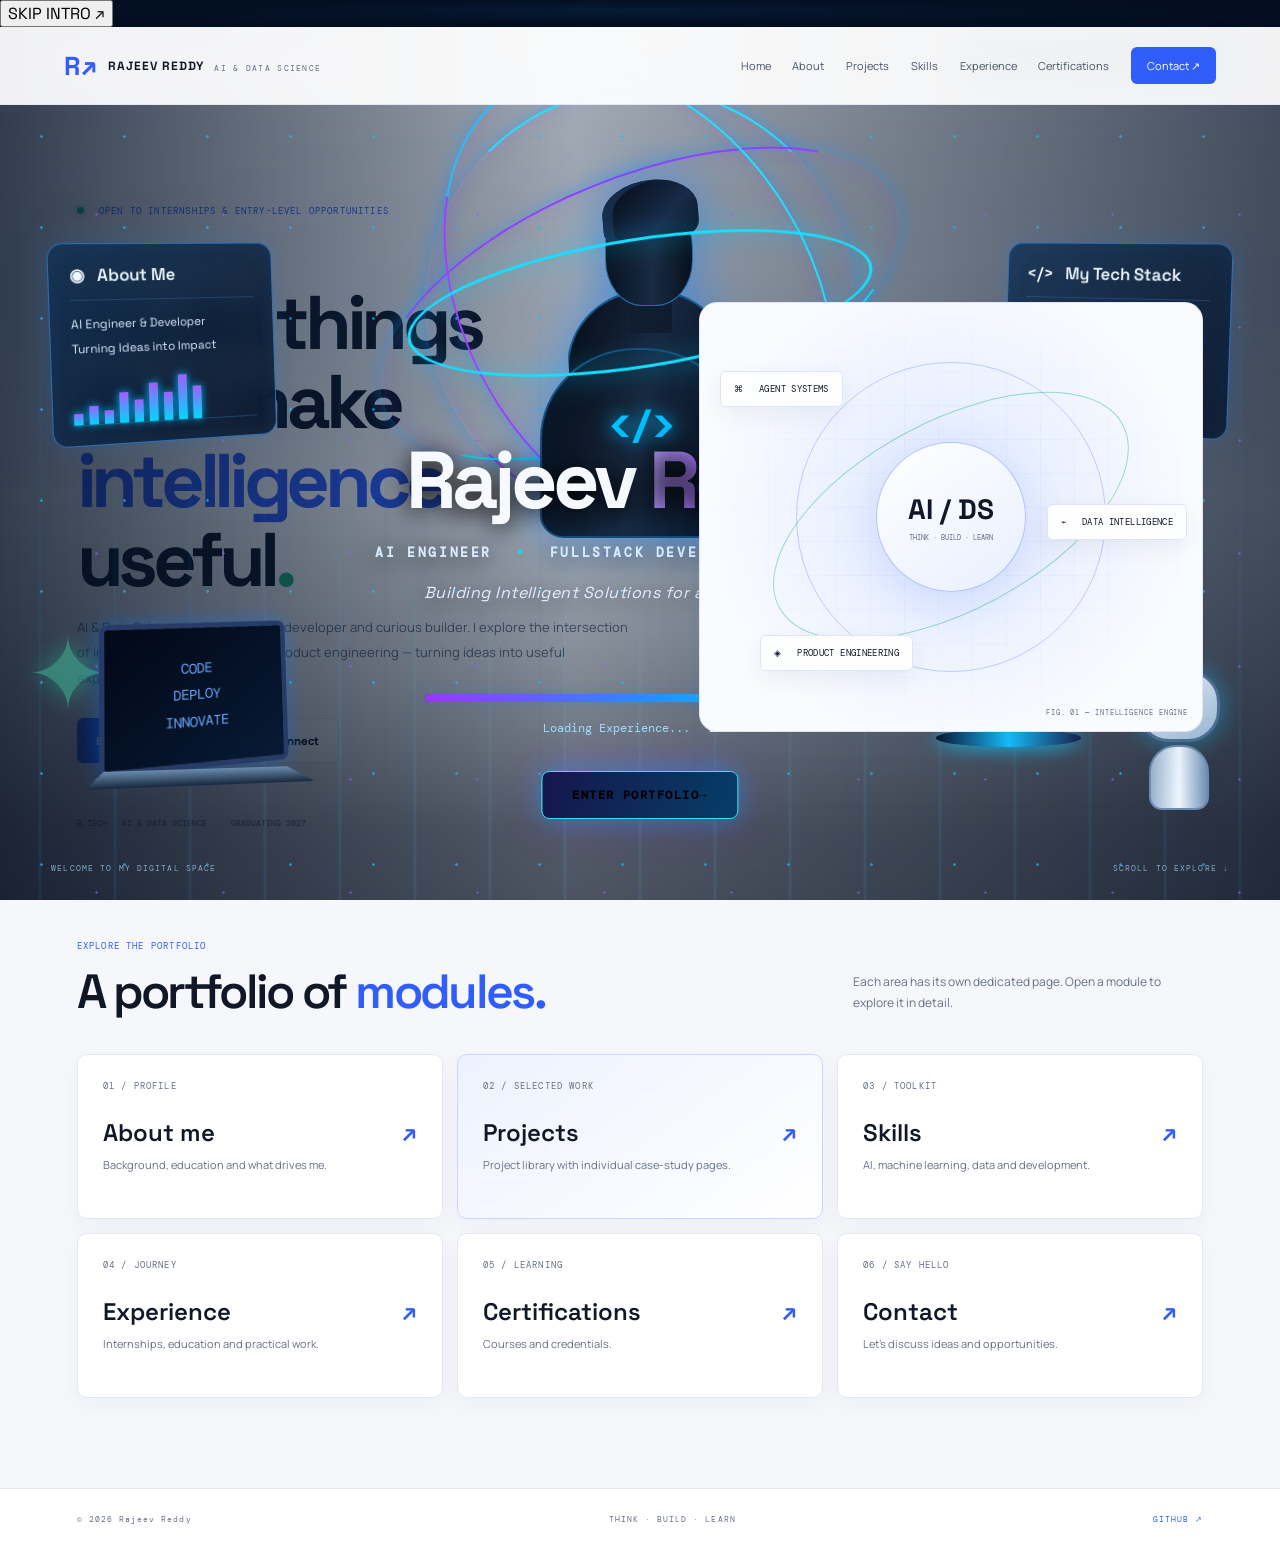
<file: portfolio/index.html>
<!doctype html><html lang="en"><head><meta charset="utf-8"><meta name="viewport" content="width=device-width,initial-scale=1"><meta name="theme-color" content="#080b12"><meta name="description" content="Rajeev Reddy — AI & Data Science Engineer. Explore projects, skills and experience."><title>Rajeev Reddy® — AI & Data Science Engineer</title><link rel="preconnect" href="https://fonts.googleapis.com"><link href="https://fonts.googleapis.com/css2?family=DM+Mono:wght@400;500&family=Manrope:wght@400;500;600;700;800&family=Space+Grotesk:wght@400;500;600;700&display=swap" rel="stylesheet"><link rel="stylesheet" href="modules.css"><link rel="stylesheet" href="reference-intro.css"></head><body><section class="intro-screen reference-intro" id="intro-screen" aria-label="Rajeev Reddy portfolio introduction">
    <div class="ref-city"></div><div class="ref-stars"></div><div class="ref-scan"></div>
    <div class="ref-top"><span class="ref-script">Dream · Build · Innovate</span><span class="ref-online"><i></i> INITIALIZING AI PORTFOLIO... <b>▮▮▮</b></span></div>
    <div class="ref-left glass-panel"><div class="ref-panel-title">◉ &nbsp; About Me</div><p>AI Engineer & Developer</p><p>Turning Ideas into Impact</p><div class="ref-mini-chart"><i></i><i></i><i></i><i></i><i></i><i></i><i></i><i></i><i></i></div></div>
    <div class="ref-right glass-panel"><div class="ref-panel-title">&lt;/&gt; &nbsp; My Tech Stack</div><div class="ref-tech-icons"><b>Py</b><b>⚛</b><b>N</b><b>ϟ</b><b>🔥</b><b>◉</b></div></div>
    <div class="ref-centerpiece" aria-hidden="true">
      <div class="ref-ring ref-ring-a"></div><div class="ref-ring ref-ring-b"></div><div class="ref-ring ref-ring-c"></div>
      <div class="ref-person"><div class="ref-hair"></div><div class="ref-head"></div><div class="ref-neck"></div><div class="ref-hood"></div><div class="ref-back"><span>&lt;/&gt;</span></div></div>
      <div class="ref-orbit-light"></div>
    </div>
    <div class="ref-title"><h1>Rajeev <em>Reddy</em></h1><p>AI ENGINEER <b>•</b> FULLSTACK DEVELOPER <b>•</b> INNOVATOR</p><div class="ref-tagline">Building Intelligent Solutions for a <em>Smarter</em> Tomorrow</div></div>
    <div class="ref-laptop" aria-hidden="true"><div class="ref-laptop-screen"><span>CODE<br>DEPLOY<br>INNOVATE</span></div><div class="ref-laptop-base"></div></div>
    <div class="ref-globe" aria-hidden="true"><div class="ref-globe-core">✧</div><div class="ref-globe-orbit"></div><div class="ref-globe-base"></div></div>
    <div class="ref-robot" aria-hidden="true"><div class="ref-robot-ear"></div><div class="ref-robot-head"><span>•‿•</span></div><div class="ref-robot-body"></div></div>
    <div class="ref-plant" aria-hidden="true">✦</div>
    <div class="ref-progress"><span></span></div><div class="ref-progress-label">Loading Experience... <b>100%</b></div>
    <button class="intro-enter ref-enter" id="intro-enter"><span>ENTER PORTFOLIO</span><b>→</b></button>
    <div class="ref-bottom"><span>WELCOME TO MY DIGITAL SPACE</span><span>SCROLL TO EXPLORE ↓</span></div>
    <button class="intro-skip" id="intro-skip">SKIP INTRO <span>↗</span></button>
  </section><header class="site-header"><a class="brand" href="/portfolio/"><b>R↗</b>RAJEEV REDDY<small>AI & DATA SCIENCE</small></a><button class="nav-toggle" aria-label="Toggle navigation">☰</button><nav class="site-nav"><a href="/portfolio/">Home</a><a href="/portfolio/about.html">About</a><a href="/portfolio/projects/">Projects</a><a href="/portfolio/skills.html">Skills</a><a href="/portfolio/experience.html">Experience</a><a href="/portfolio/certifications.html">Certifications</a><a class="nav-cta" href="/portfolio/contact.html">Contact ↗</a></nav></header>
<main class="home-wrap"><div class="home-grid"><div><div class="status"><i></i> OPEN TO INTERNSHIPS & ENTRY-LEVEL OPPORTUNITIES</div><p class="eyebrow">HELLO WORLD, I'M RAJEEV.</p><h1 class="home-title">I build things<br>that make <em>intelligence</em><br>useful<span>.</span></h1><p class="home-copy">AI & Data Science undergraduate, developer and curious builder. I explore the intersection of intelligent systems, data and product engineering — turning ideas into useful experiences.</p><div class="actions"><a class="button primary" href="/portfolio/projects/">Explore my work ↗</a><a class="button secondary" href="/portfolio/contact.html">Let's connect</a></div><div class="home-meta"><span>B.TECH · AI & DATA SCIENCE</span><span>GRADUATING 2027</span></div></div><div class="hero-visual"><div class="orbit"></div><div class="orbit two"></div><div class="core"><b>AI / DS</b><small>THINK · BUILD · LEARN</small></div><div class="chip c1">⌘ &nbsp; AGENT SYSTEMS</div><div class="chip c2">⌁ &nbsp; DATA INTELLIGENCE</div><div class="chip c3">◈ &nbsp; PRODUCT ENGINEERING</div><div class="visual-caption">FIG. 01 — INTELLIGENCE ENGINE</div></div></div><section class="module-section"><div class="section-heading"><div><p class="eyebrow">EXPLORE THE PORTFOLIO</p><h2>A portfolio of <em>modules.</em></h2></div><p>Each area has its own dedicated page. Open a module to explore it in detail.</p></div><div class="module-grid"><a class="module-card" href="/portfolio/about.html"><span>01 / PROFILE</span><b>About me <i>↗</i></b><small>Background, education and what drives me.</small></a><a class="module-card featured" href="/portfolio/projects/"><span>02 / SELECTED WORK</span><b>Projects <i>↗</i></b><small>Project library with individual case-study pages.</small></a><a class="module-card" href="/portfolio/skills.html"><span>03 / TOOLKIT</span><b>Skills <i>↗</i></b><small>AI, machine learning, data and development.</small></a><a class="module-card" href="/portfolio/experience.html"><span>04 / JOURNEY</span><b>Experience <i>↗</i></b><small>Internships, education and practical work.</small></a><a class="module-card" href="/portfolio/certifications.html"><span>05 / LEARNING</span><b>Certifications <i>↗</i></b><small>Courses and credentials.</small></a><a class="module-card" href="/portfolio/contact.html"><span>06 / SAY HELLO</span><b>Contact <i>↗</i></b><small>Let's discuss ideas and opportunities.</small></a></div></section></main><footer class="site-footer"><span>© 2026 Rajeev Reddy</span><span>THINK · BUILD · LEARN</span><a href="https://github.com/rajeevreddy23">GITHUB ↗</a></footer>
<script src="modules.js"></script><script>const introScreen=document.getElementById('intro-screen');function exitIntro(){if(!introScreen||introScreen.classList.contains('is-leaving'))return;introScreen.classList.add('is-leaving');document.body.classList.remove('intro-active');setTimeout(()=>introScreen.remove(),900)}document.body.classList.add('intro-active');document.getElementById('intro-enter')?.addEventListener('click',exitIntro);document.getElementById('intro-skip')?.addEventListener('click',exitIntro);if(!matchMedia('(prefers-reduced-motion: reduce)').matches)setTimeout(exitIntro,8500);else setTimeout(exitIntro,1800);</script></body></html>
</file>
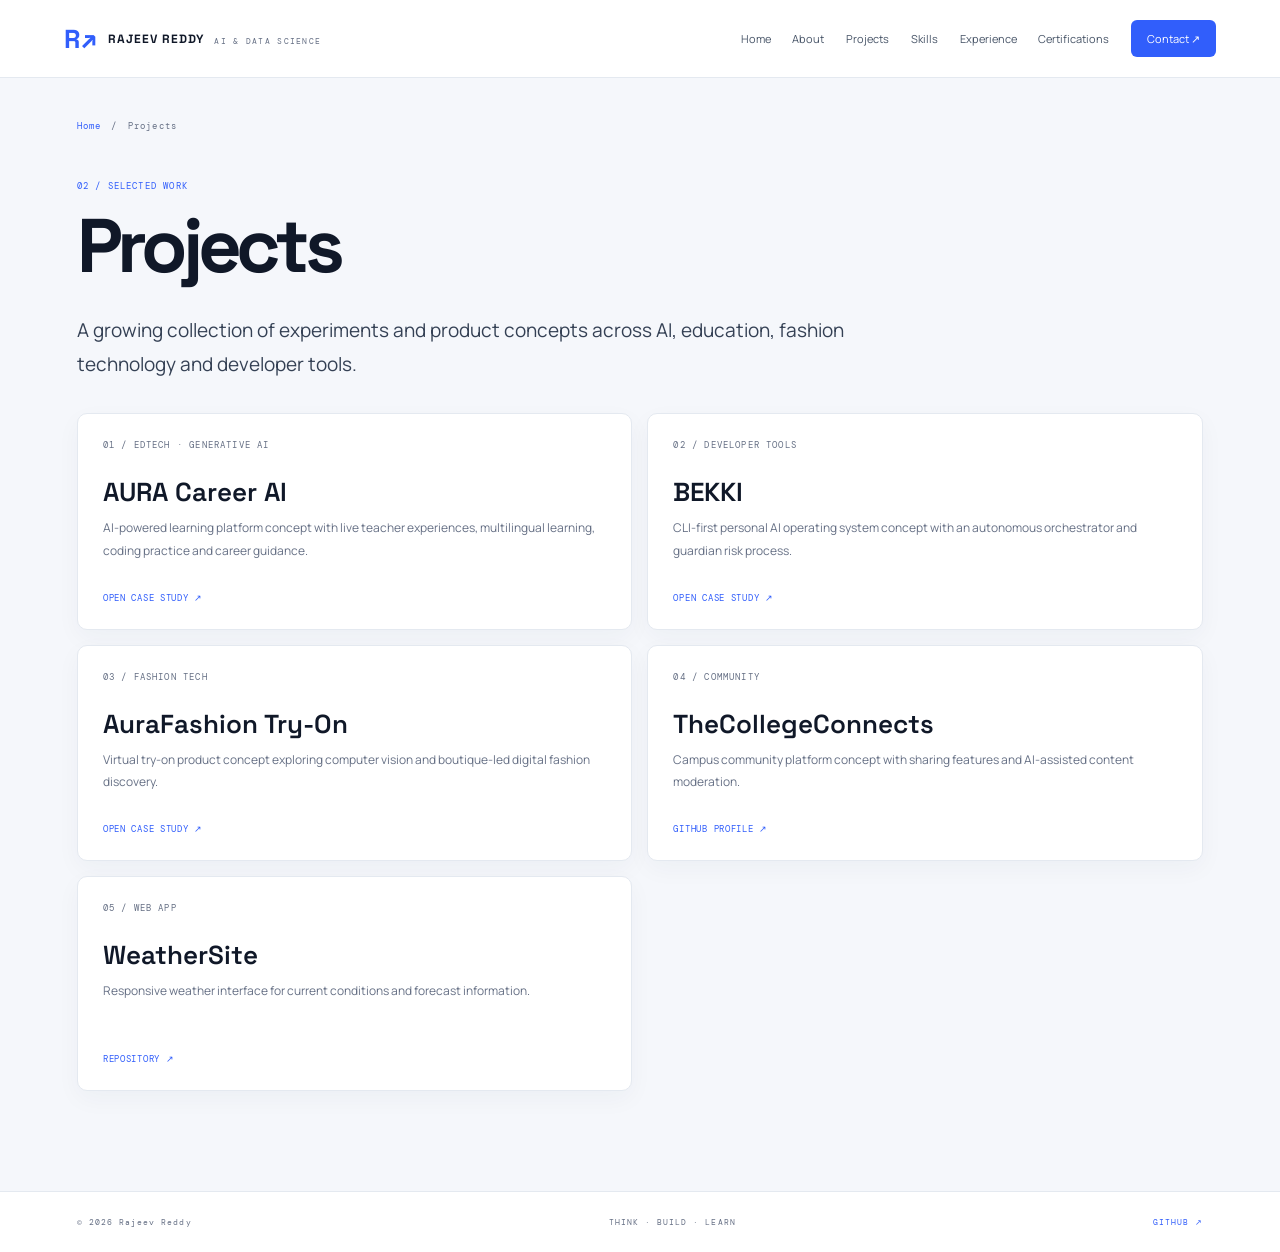
<file: portfolio/projects/index.html>
<!doctype html><html lang="en"><head><meta charset="utf-8"><meta name="viewport" content="width=device-width,initial-scale=1"><meta name="theme-color" content="#080b12"><title>Projects | Rajeev Reddy</title><link rel="preconnect" href="https://fonts.googleapis.com"><link href="https://fonts.googleapis.com/css2?family=DM+Mono:wght@400;500&family=Manrope:wght@400;500;600;700;800&family=Space+Grotesk:wght@400;500;600;700&display=swap" rel="stylesheet"><link rel="stylesheet" href="/portfolio/modules.css"></head><body><header class="site-header"><a class="brand" href="/portfolio/"><b>R↗</b>RAJEEV REDDY<small>AI & DATA SCIENCE</small></a><button class="nav-toggle" aria-label="Toggle navigation">☰</button><nav class="site-nav"><a href="/portfolio/">Home</a><a href="/portfolio/about.html">About</a><a href="/portfolio/projects/">Projects</a><a href="/portfolio/skills.html">Skills</a><a href="/portfolio/experience.html">Experience</a><a href="/portfolio/certifications.html">Certifications</a><a class="nav-cta" href="/portfolio/contact.html">Contact ↗</a></nav></header><main class="module-wrap"><div class="breadcrumbs"><a href="/portfolio/">Home</a><span>/</span>Projects</div><p class="eyebrow">02 / SELECTED WORK</p><h1 class="page-title">Projects</h1><p class="lead">A growing collection of experiments and product concepts across AI, education, fashion technology and developer tools.</p><div class="project-list"><article class="project-card"><span class="num">01 / EDTECH · GENERATIVE AI</span><h2>AURA Career AI</h2><p>AI-powered learning platform concept with live teacher experiences, multilingual learning, coding practice and career guidance.</p><a href="/portfolio/projects/aura-career-ai.html">OPEN CASE STUDY ↗</a></article><article class="project-card"><span class="num">02 / DEVELOPER TOOLS</span><h2>BEKKI</h2><p>CLI-first personal AI operating system concept with an autonomous orchestrator and guardian risk process.</p><a href="/portfolio/projects/bekki.html">OPEN CASE STUDY ↗</a></article><article class="project-card"><span class="num">03 / FASHION TECH</span><h2>AuraFashion Try-On</h2><p>Virtual try-on product concept exploring computer vision and boutique-led digital fashion discovery.</p><a href="/portfolio/projects/aurafashion.html">OPEN CASE STUDY ↗</a></article><article class="project-card"><span class="num">04 / COMMUNITY</span><h2>TheCollegeConnects</h2><p>Campus community platform concept with sharing features and AI-assisted content moderation.</p><a href="https://github.com/rajeevreddy23">GITHUB PROFILE ↗</a></article><article class="project-card"><span class="num">05 / WEB APP</span><h2>WeatherSite</h2><p>Responsive weather interface for current conditions and forecast information.</p><a href="https://github.com/rajeevreddy23">REPOSITORY ↗</a></article></div></main><footer class="site-footer"><span>© 2026 Rajeev Reddy</span><span>THINK · BUILD · LEARN</span><a href="https://github.com/rajeevreddy23">GITHUB ↗</a></footer><script src="/portfolio/modules.js"></script></body></html>
</file>
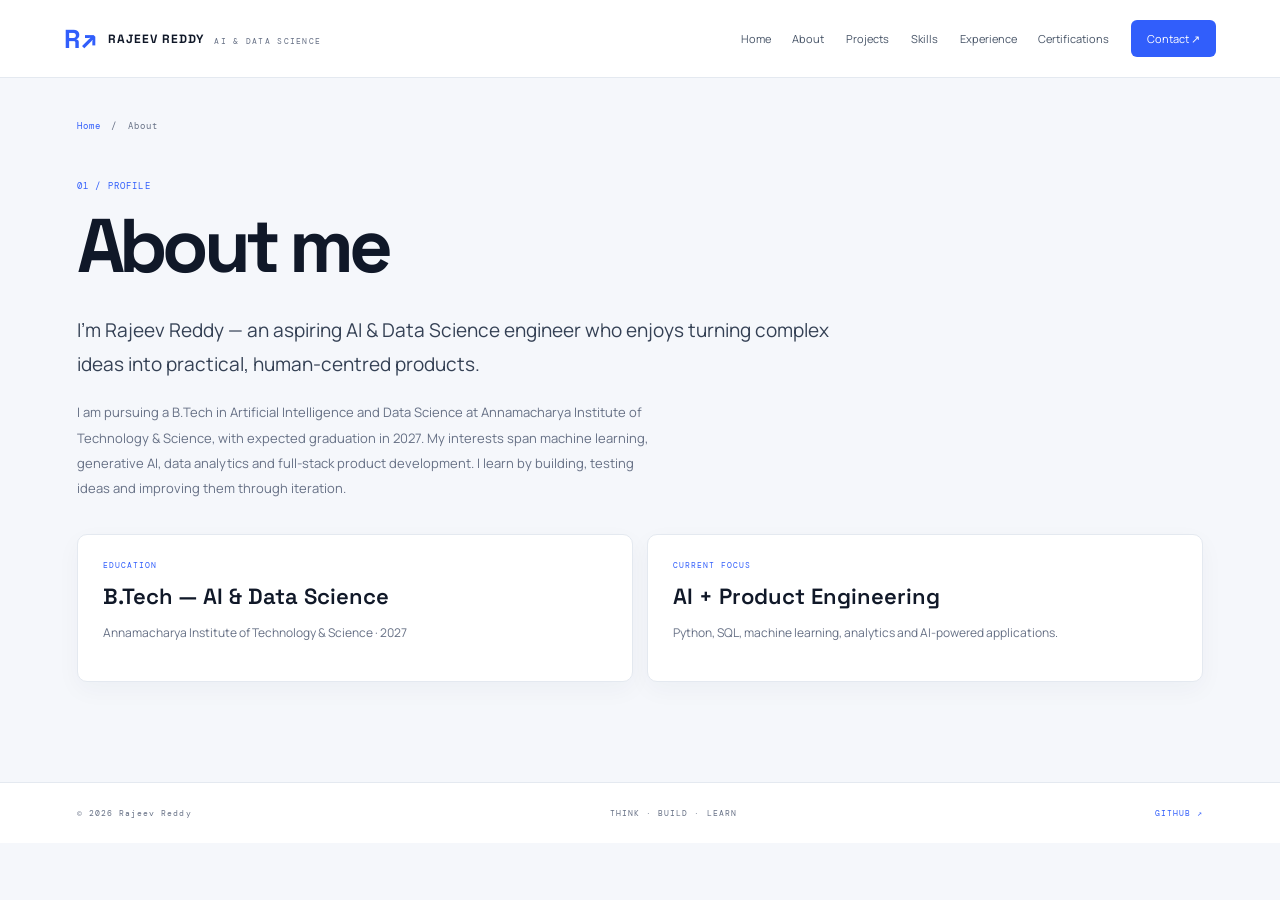
<file: portfolio/about.html>
<!doctype html><html lang="en"><head><meta charset="utf-8"><meta name="viewport" content="width=device-width,initial-scale=1"><meta name="theme-color" content="#080b12"><title>About me | Rajeev Reddy</title><link rel="preconnect" href="https://fonts.googleapis.com"><link href="https://fonts.googleapis.com/css2?family=DM+Mono:wght@400;500&family=Manrope:wght@400;500;600;700;800&family=Space+Grotesk:wght@400;500;600;700&display=swap" rel="stylesheet"><link rel="stylesheet" href="/portfolio/modules.css"></head><body><header class="site-header"><a class="brand" href="/portfolio/"><b>R↗</b>RAJEEV REDDY<small>AI & DATA SCIENCE</small></a><button class="nav-toggle" aria-label="Toggle navigation">☰</button><nav class="site-nav"><a href="/portfolio/">Home</a><a href="/portfolio/about.html">About</a><a href="/portfolio/projects/">Projects</a><a href="/portfolio/skills.html">Skills</a><a href="/portfolio/experience.html">Experience</a><a href="/portfolio/certifications.html">Certifications</a><a class="nav-cta" href="/portfolio/contact.html">Contact ↗</a></nav></header><main class="module-wrap"><div class="breadcrumbs"><a href="/portfolio/">Home</a><span>/</span>About</div><p class="eyebrow">01 / PROFILE</p><h1 class="page-title">About me</h1><p class="lead">I'm Rajeev Reddy — an aspiring AI & Data Science engineer who enjoys turning complex ideas into practical, human-centred products.</p><p class="body-copy">I am pursuing a B.Tech in Artificial Intelligence and Data Science at Annamacharya Institute of Technology & Science, with expected graduation in 2027. My interests span machine learning, generative AI, data analytics and full-stack product development. I learn by building, testing ideas and improving them through iteration.</p><div class="content-grid"><article class="content-card"><div class="meta">EDUCATION</div><h2>B.Tech — AI & Data Science</h2><p>Annamacharya Institute of Technology & Science · 2027</p></article><article class="content-card"><div class="meta">CURRENT FOCUS</div><h2>AI + Product Engineering</h2><p>Python, SQL, machine learning, analytics and AI-powered applications.</p></article></div></main><footer class="site-footer"><span>© 2026 Rajeev Reddy</span><span>THINK · BUILD · LEARN</span><a href="https://github.com/rajeevreddy23">GITHUB ↗</a></footer><script src="/portfolio/modules.js"></script></body></html>
</file>
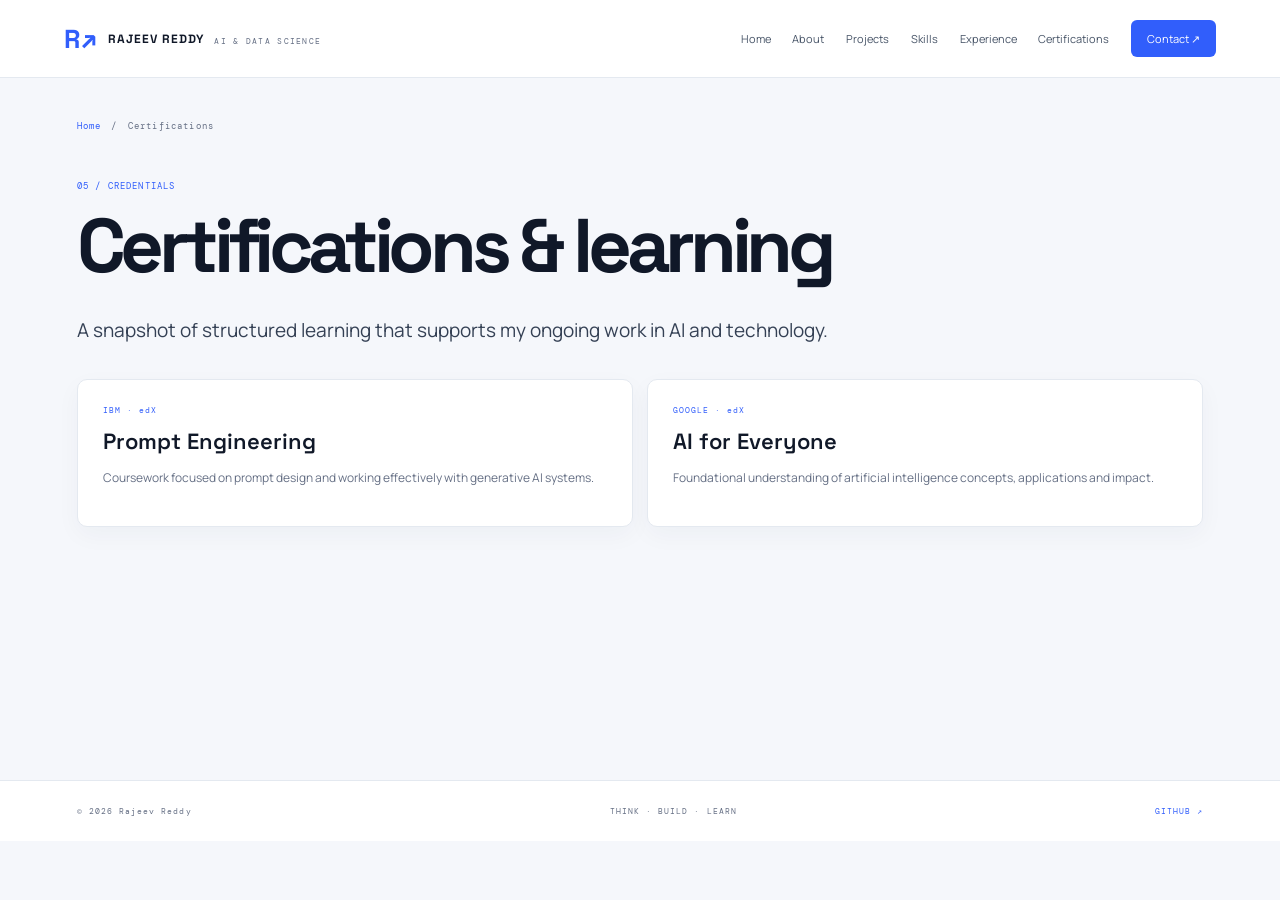
<file: portfolio/certifications.html>
<!doctype html><html lang="en"><head><meta charset="utf-8"><meta name="viewport" content="width=device-width,initial-scale=1"><meta name="theme-color" content="#080b12"><title>Certifications & learning | Rajeev Reddy</title><link rel="preconnect" href="https://fonts.googleapis.com"><link href="https://fonts.googleapis.com/css2?family=DM+Mono:wght@400;500&family=Manrope:wght@400;500;600;700;800&family=Space+Grotesk:wght@400;500;600;700&display=swap" rel="stylesheet"><link rel="stylesheet" href="/portfolio/modules.css"></head><body><header class="site-header"><a class="brand" href="/portfolio/"><b>R↗</b>RAJEEV REDDY<small>AI & DATA SCIENCE</small></a><button class="nav-toggle" aria-label="Toggle navigation">☰</button><nav class="site-nav"><a href="/portfolio/">Home</a><a href="/portfolio/about.html">About</a><a href="/portfolio/projects/">Projects</a><a href="/portfolio/skills.html">Skills</a><a href="/portfolio/experience.html">Experience</a><a href="/portfolio/certifications.html">Certifications</a><a class="nav-cta" href="/portfolio/contact.html">Contact ↗</a></nav></header><main class="module-wrap"><div class="breadcrumbs"><a href="/portfolio/">Home</a><span>/</span>Certifications</div><p class="eyebrow">05 / CREDENTIALS</p><h1 class="page-title">Certifications & learning</h1><p class="lead">A snapshot of structured learning that supports my ongoing work in AI and technology.</p><div class="content-grid"><article class="content-card"><div class="meta">IBM · edX</div><h2>Prompt Engineering</h2><p>Coursework focused on prompt design and working effectively with generative AI systems.</p></article><article class="content-card"><div class="meta">GOOGLE · edX</div><h2>AI for Everyone</h2><p>Foundational understanding of artificial intelligence concepts, applications and impact.</p></article></div></main><footer class="site-footer"><span>© 2026 Rajeev Reddy</span><span>THINK · BUILD · LEARN</span><a href="https://github.com/rajeevreddy23">GITHUB ↗</a></footer><script src="/portfolio/modules.js"></script></body></html>
</file>
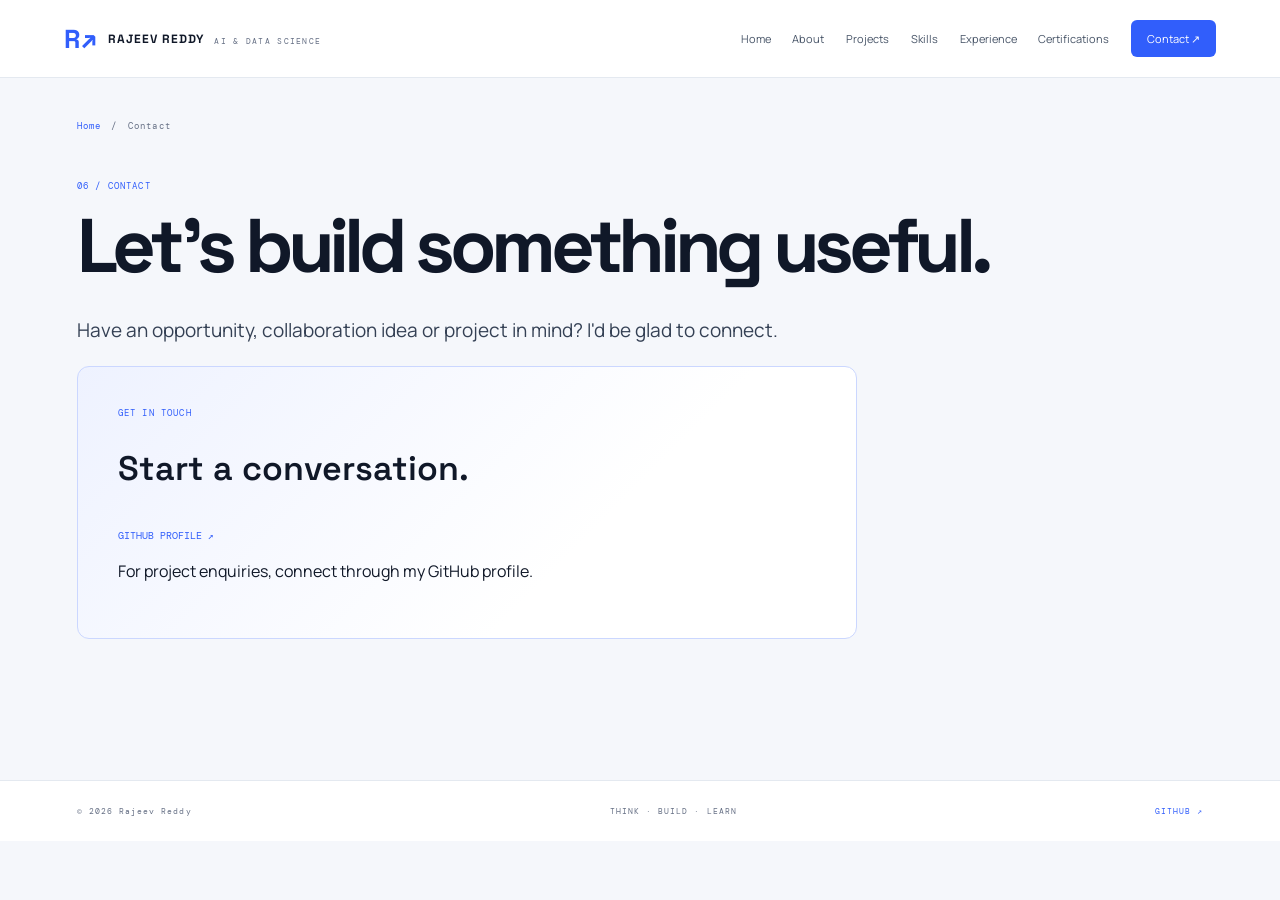
<file: portfolio/contact.html>
<!doctype html><html lang="en"><head><meta charset="utf-8"><meta name="viewport" content="width=device-width,initial-scale=1"><meta name="theme-color" content="#080b12"><title>Let's build something useful. | Rajeev Reddy</title><link rel="preconnect" href="https://fonts.googleapis.com"><link href="https://fonts.googleapis.com/css2?family=DM+Mono:wght@400;500&family=Manrope:wght@400;500;600;700;800&family=Space+Grotesk:wght@400;500;600;700&display=swap" rel="stylesheet"><link rel="stylesheet" href="/portfolio/modules.css"></head><body><header class="site-header"><a class="brand" href="/portfolio/"><b>R↗</b>RAJEEV REDDY<small>AI & DATA SCIENCE</small></a><button class="nav-toggle" aria-label="Toggle navigation">☰</button><nav class="site-nav"><a href="/portfolio/">Home</a><a href="/portfolio/about.html">About</a><a href="/portfolio/projects/">Projects</a><a href="/portfolio/skills.html">Skills</a><a href="/portfolio/experience.html">Experience</a><a href="/portfolio/certifications.html">Certifications</a><a class="nav-cta" href="/portfolio/contact.html">Contact ↗</a></nav></header><main class="module-wrap"><div class="breadcrumbs"><a href="/portfolio/">Home</a><span>/</span>Contact</div><p class="eyebrow">06 / CONTACT</p><h1 class="page-title">Let's build something useful.</h1><p class="lead">Have an opportunity, collaboration idea or project in mind? I'd be glad to connect.</p><div class="contact-panel"><p class="eyebrow">GET IN TOUCH</p><h2>Start a conversation.</h2><a href="https://github.com/rajeevreddy23" target="_blank" rel="noreferrer">GITHUB PROFILE ↗</a><p>For project enquiries, connect through my GitHub profile.</p></div></main><footer class="site-footer"><span>© 2026 Rajeev Reddy</span><span>THINK · BUILD · LEARN</span><a href="https://github.com/rajeevreddy23">GITHUB ↗</a></footer><script src="/portfolio/modules.js"></script></body></html>
</file>
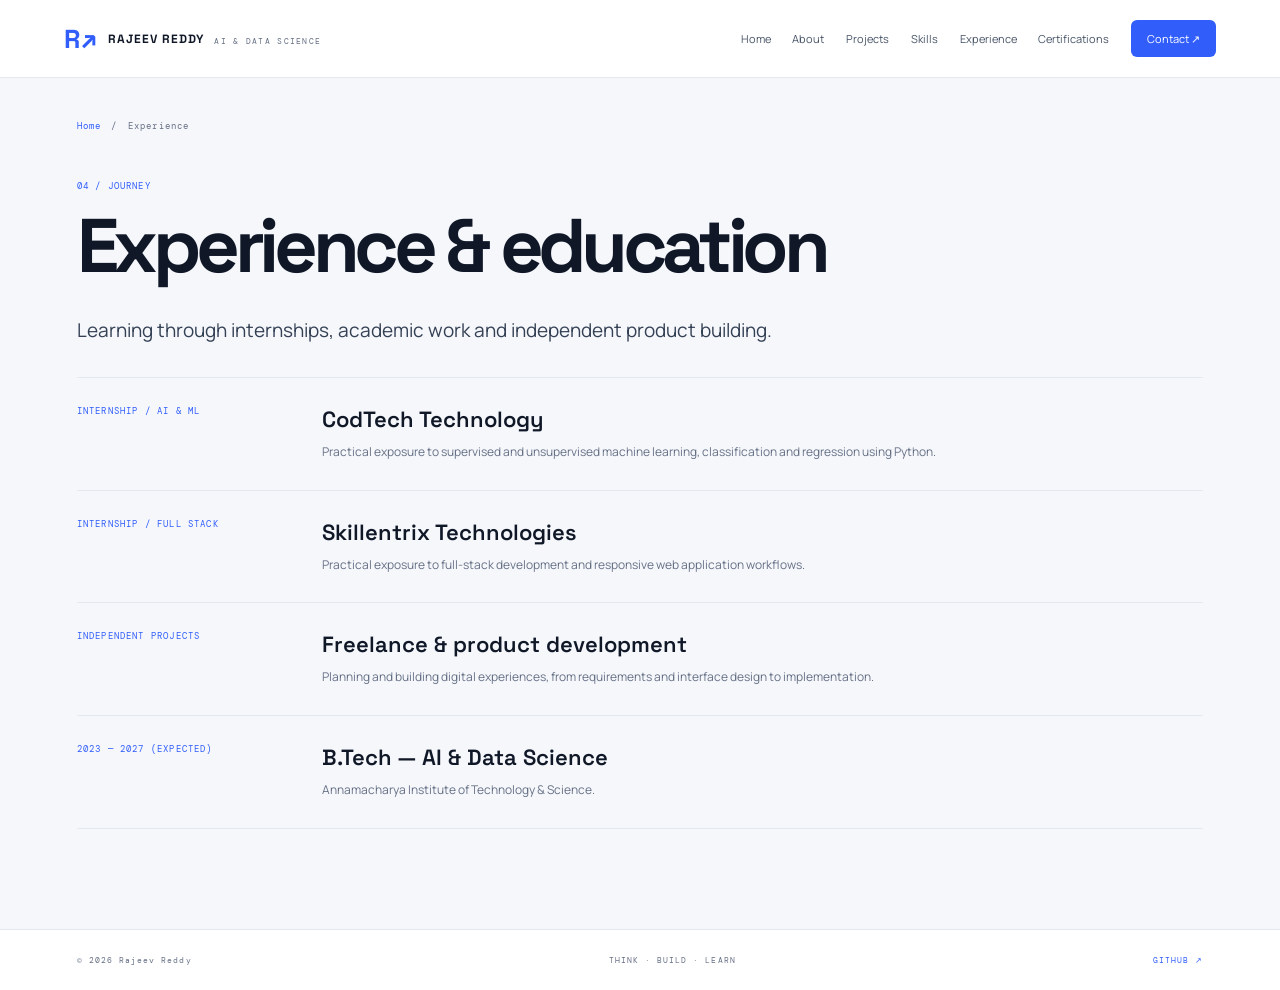
<file: portfolio/experience.html>
<!doctype html><html lang="en"><head><meta charset="utf-8"><meta name="viewport" content="width=device-width,initial-scale=1"><meta name="theme-color" content="#080b12"><title>Experience & education | Rajeev Reddy</title><link rel="preconnect" href="https://fonts.googleapis.com"><link href="https://fonts.googleapis.com/css2?family=DM+Mono:wght@400;500&family=Manrope:wght@400;500;600;700;800&family=Space+Grotesk:wght@400;500;600;700&display=swap" rel="stylesheet"><link rel="stylesheet" href="/portfolio/modules.css"></head><body><header class="site-header"><a class="brand" href="/portfolio/"><b>R↗</b>RAJEEV REDDY<small>AI & DATA SCIENCE</small></a><button class="nav-toggle" aria-label="Toggle navigation">☰</button><nav class="site-nav"><a href="/portfolio/">Home</a><a href="/portfolio/about.html">About</a><a href="/portfolio/projects/">Projects</a><a href="/portfolio/skills.html">Skills</a><a href="/portfolio/experience.html">Experience</a><a href="/portfolio/certifications.html">Certifications</a><a class="nav-cta" href="/portfolio/contact.html">Contact ↗</a></nav></header><main class="module-wrap"><div class="breadcrumbs"><a href="/portfolio/">Home</a><span>/</span>Experience</div><p class="eyebrow">04 / JOURNEY</p><h1 class="page-title">Experience & education</h1><p class="lead">Learning through internships, academic work and independent product building.</p><div class="timeline"><article class="timeline-item"><div class="date">INTERNSHIP / AI & ML</div><div><h2>CodTech Technology</h2><p>Practical exposure to supervised and unsupervised machine learning, classification and regression using Python.</p></div></article><article class="timeline-item"><div class="date">INTERNSHIP / FULL STACK</div><div><h2>Skillentrix Technologies</h2><p>Practical exposure to full-stack development and responsive web application workflows.</p></div></article><article class="timeline-item"><div class="date">INDEPENDENT PROJECTS</div><div><h2>Freelance & product development</h2><p>Planning and building digital experiences, from requirements and interface design to implementation.</p></div></article><article class="timeline-item"><div class="date">2023 — 2027 (EXPECTED)</div><div><h2>B.Tech — AI & Data Science</h2><p>Annamacharya Institute of Technology & Science.</p></div></article></div></main><footer class="site-footer"><span>© 2026 Rajeev Reddy</span><span>THINK · BUILD · LEARN</span><a href="https://github.com/rajeevreddy23">GITHUB ↗</a></footer><script src="/portfolio/modules.js"></script></body></html>
</file>
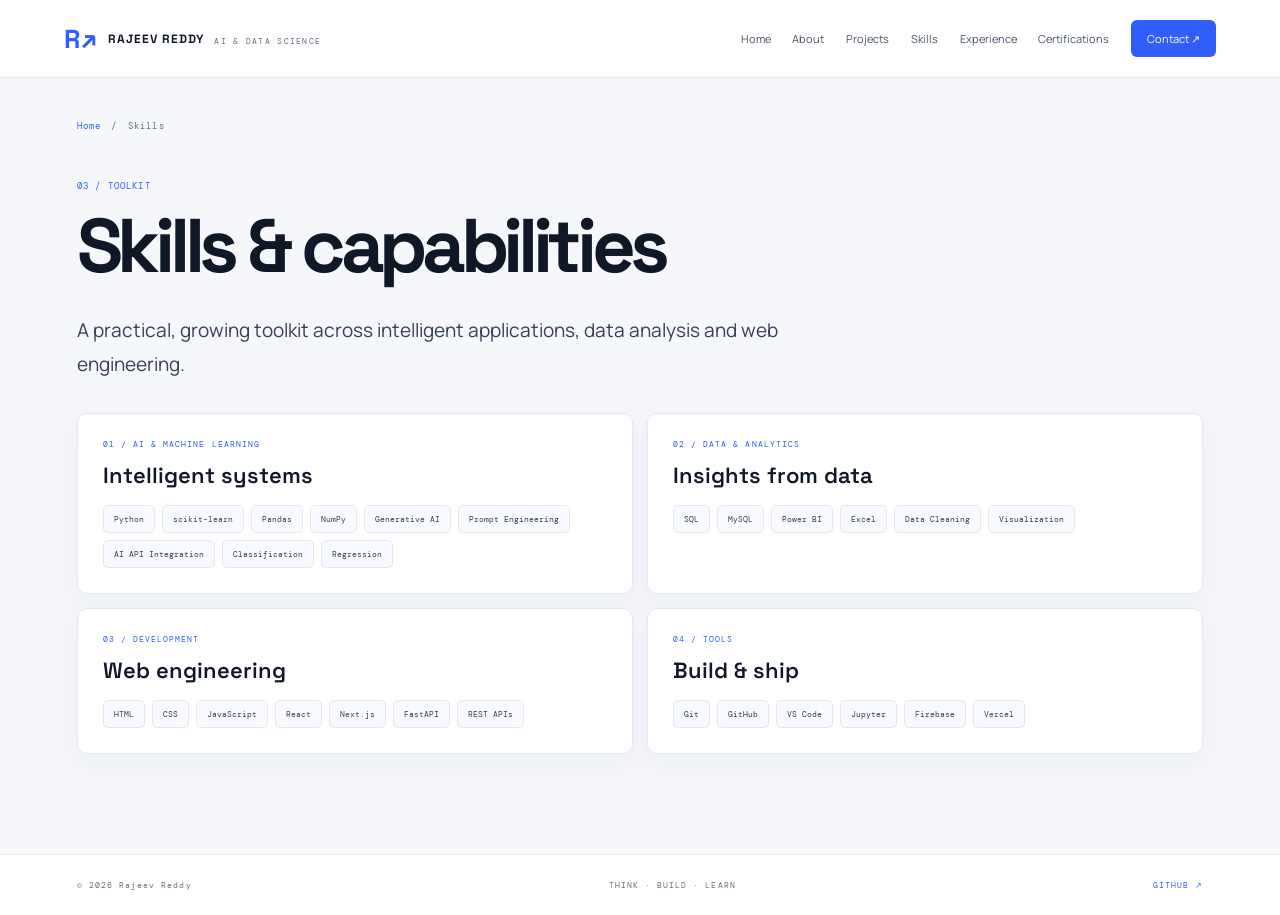
<file: portfolio/skills.html>
<!doctype html><html lang="en"><head><meta charset="utf-8"><meta name="viewport" content="width=device-width,initial-scale=1"><meta name="theme-color" content="#080b12"><title>Skills & capabilities | Rajeev Reddy</title><link rel="preconnect" href="https://fonts.googleapis.com"><link href="https://fonts.googleapis.com/css2?family=DM+Mono:wght@400;500&family=Manrope:wght@400;500;600;700;800&family=Space+Grotesk:wght@400;500;600;700&display=swap" rel="stylesheet"><link rel="stylesheet" href="/portfolio/modules.css"></head><body><header class="site-header"><a class="brand" href="/portfolio/"><b>R↗</b>RAJEEV REDDY<small>AI & DATA SCIENCE</small></a><button class="nav-toggle" aria-label="Toggle navigation">☰</button><nav class="site-nav"><a href="/portfolio/">Home</a><a href="/portfolio/about.html">About</a><a href="/portfolio/projects/">Projects</a><a href="/portfolio/skills.html">Skills</a><a href="/portfolio/experience.html">Experience</a><a href="/portfolio/certifications.html">Certifications</a><a class="nav-cta" href="/portfolio/contact.html">Contact ↗</a></nav></header><main class="module-wrap"><div class="breadcrumbs"><a href="/portfolio/">Home</a><span>/</span>Skills</div><p class="eyebrow">03 / TOOLKIT</p><h1 class="page-title">Skills & capabilities</h1><p class="lead">A practical, growing toolkit across intelligent applications, data analysis and web engineering.</p><div class="content-grid"><article class="content-card"><div class="meta">01 / AI & MACHINE LEARNING</div><h2>Intelligent systems</h2><div class="tag-row"><span>Python</span><span>scikit-learn</span><span>Pandas</span><span>NumPy</span><span>Generative AI</span><span>Prompt Engineering</span><span>AI API Integration</span><span>Classification</span><span>Regression</span></div></article><article class="content-card"><div class="meta">02 / DATA & ANALYTICS</div><h2>Insights from data</h2><div class="tag-row"><span>SQL</span><span>MySQL</span><span>Power BI</span><span>Excel</span><span>Data Cleaning</span><span>Visualization</span></div></article><article class="content-card"><div class="meta">03 / DEVELOPMENT</div><h2>Web engineering</h2><div class="tag-row"><span>HTML</span><span>CSS</span><span>JavaScript</span><span>React</span><span>Next.js</span><span>FastAPI</span><span>REST APIs</span></div></article><article class="content-card"><div class="meta">04 / TOOLS</div><h2>Build & ship</h2><div class="tag-row"><span>Git</span><span>GitHub</span><span>VS Code</span><span>Jupyter</span><span>Firebase</span><span>Vercel</span></div></article></div></main><footer class="site-footer"><span>© 2026 Rajeev Reddy</span><span>THINK · BUILD · LEARN</span><a href="https://github.com/rajeevreddy23">GITHUB ↗</a></footer><script src="/portfolio/modules.js"></script></body></html>
</file>
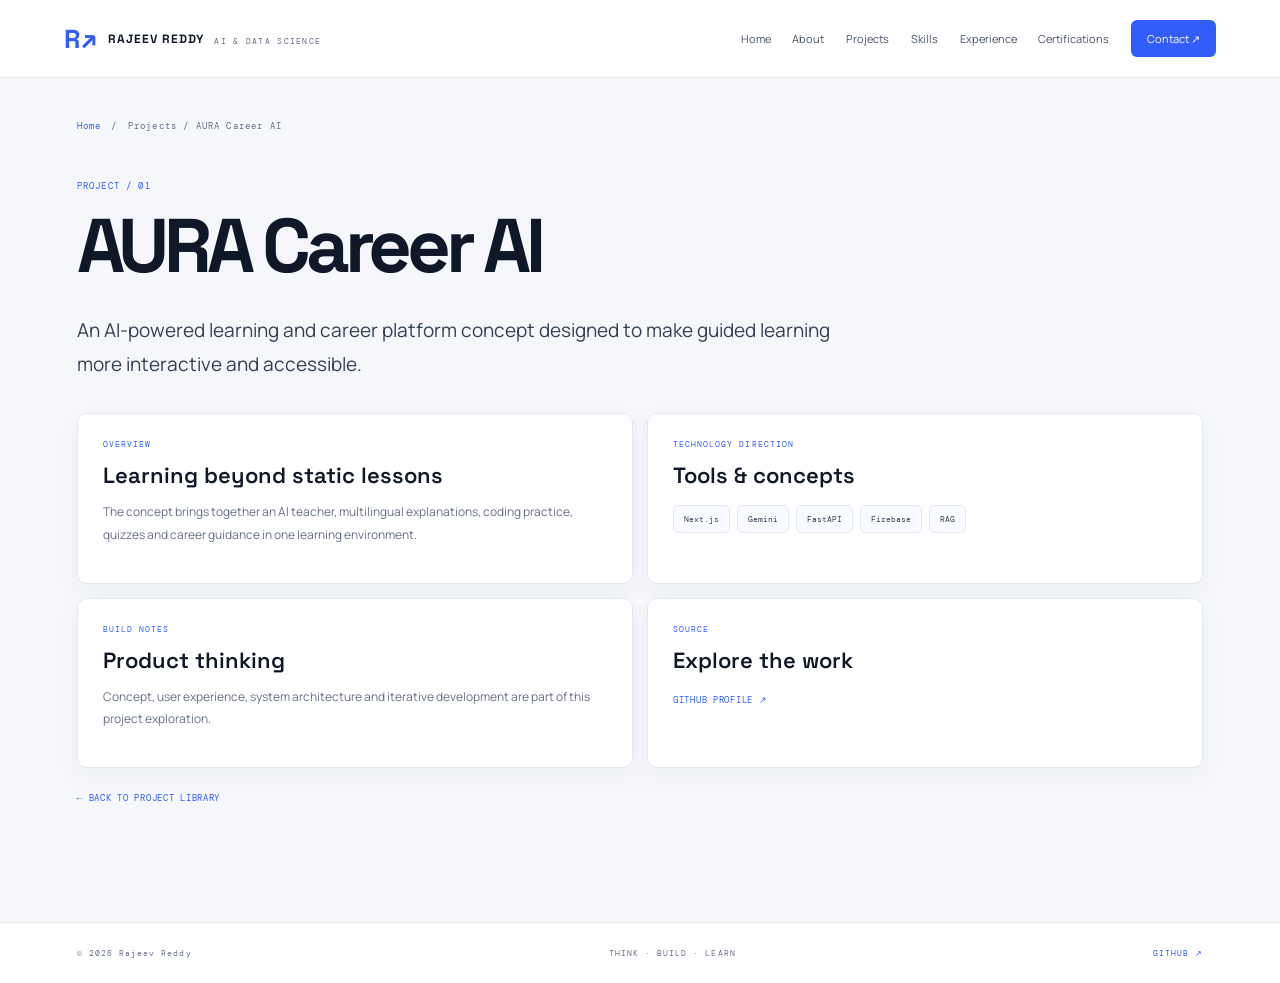
<file: portfolio/projects/aura-career-ai.html>
<!doctype html><html lang="en"><head><meta charset="utf-8"><meta name="viewport" content="width=device-width,initial-scale=1"><meta name="theme-color" content="#080b12"><title>AURA Career AI | Rajeev Reddy</title><link rel="preconnect" href="https://fonts.googleapis.com"><link href="https://fonts.googleapis.com/css2?family=DM+Mono:wght@400;500&family=Manrope:wght@400;500;600;700;800&family=Space+Grotesk:wght@400;500;600;700&display=swap" rel="stylesheet"><link rel="stylesheet" href="/portfolio/modules.css"></head><body><header class="site-header"><a class="brand" href="/portfolio/"><b>R↗</b>RAJEEV REDDY<small>AI & DATA SCIENCE</small></a><button class="nav-toggle" aria-label="Toggle navigation">☰</button><nav class="site-nav"><a href="/portfolio/">Home</a><a href="/portfolio/about.html">About</a><a href="/portfolio/projects/">Projects</a><a href="/portfolio/skills.html">Skills</a><a href="/portfolio/experience.html">Experience</a><a href="/portfolio/certifications.html">Certifications</a><a class="nav-cta" href="/portfolio/contact.html">Contact ↗</a></nav></header><main class="module-wrap"><div class="breadcrumbs"><a href="/portfolio/">Home</a><span>/</span>Projects / AURA Career AI</div><p class="eyebrow">PROJECT / 01</p><h1 class="page-title">AURA Career AI</h1><p class="lead">An AI-powered learning and career platform concept designed to make guided learning more interactive and accessible.</p><div class="content-grid"><article class="content-card"><div class="meta">OVERVIEW</div><h2>Learning beyond static lessons</h2><p>The concept brings together an AI teacher, multilingual explanations, coding practice, quizzes and career guidance in one learning environment.</p></article><article class="content-card"><div class="meta">TECHNOLOGY DIRECTION</div><h2>Tools & concepts</h2><div class="tag-row"><span>Next.js</span><span>Gemini</span><span>FastAPI</span><span>Firebase</span><span>RAG</span></div></article><article class="content-card"><div class="meta">BUILD NOTES</div><h2>Product thinking</h2><p>Concept, user experience, system architecture and iterative development are part of this project exploration.</p></article><article class="content-card"><div class="meta">SOURCE</div><h2>Explore the work</h2><a class="detail-link" href="https://github.com/rajeevreddy23" target="_blank" rel="noreferrer">GITHUB PROFILE ↗</a></article></div><p><a class="detail-link" href="/portfolio/projects/">← BACK TO PROJECT LIBRARY</a></p></main><footer class="site-footer"><span>© 2026 Rajeev Reddy</span><span>THINK · BUILD · LEARN</span><a href="https://github.com/rajeevreddy23">GITHUB ↗</a></footer><script src="/portfolio/modules.js"></script></body></html>
</file>
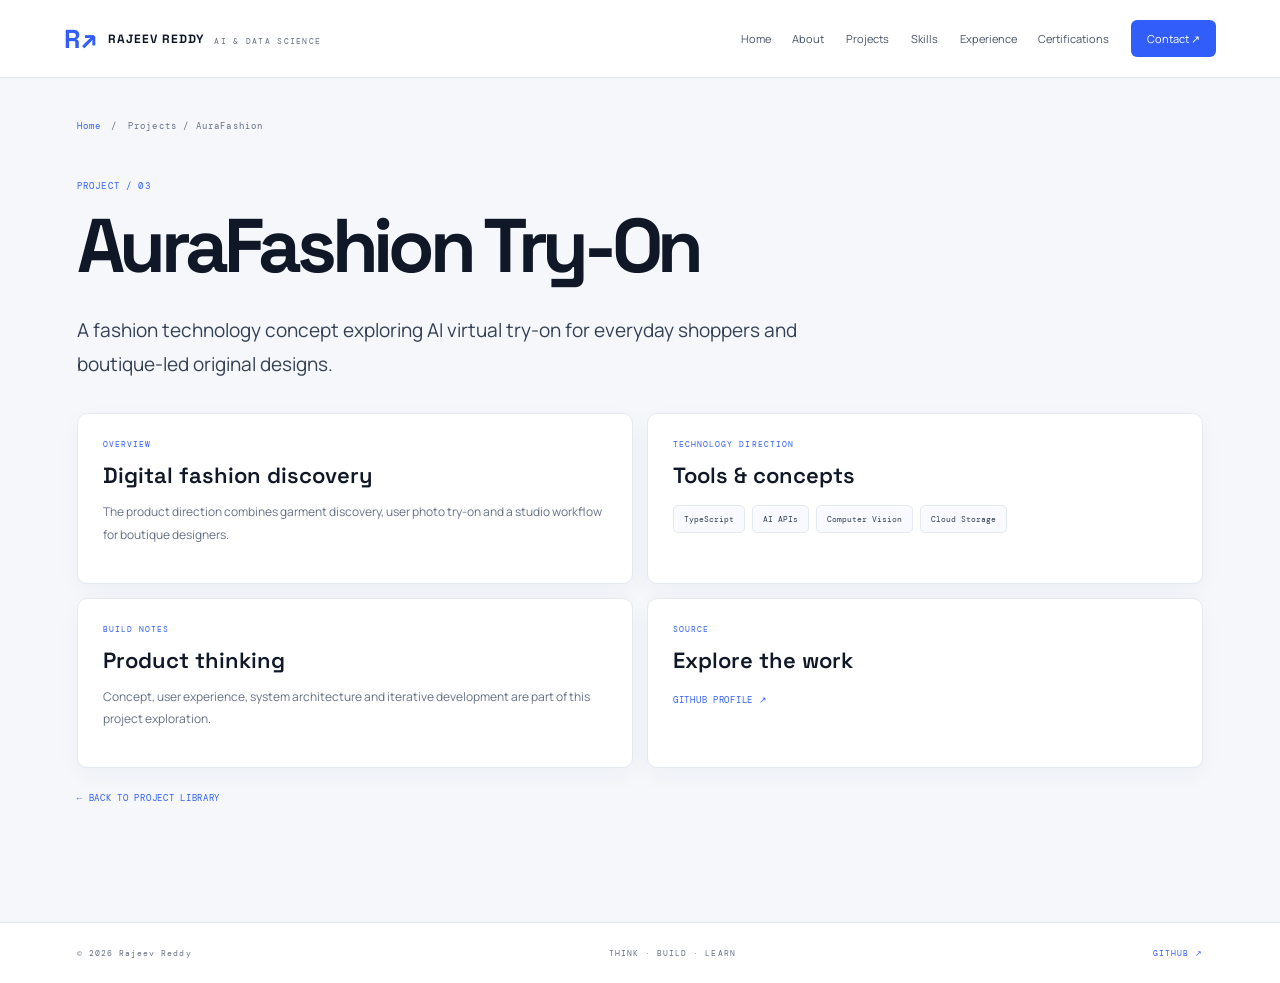
<file: portfolio/projects/aurafashion.html>
<!doctype html><html lang="en"><head><meta charset="utf-8"><meta name="viewport" content="width=device-width,initial-scale=1"><meta name="theme-color" content="#080b12"><title>AuraFashion Try-On | Rajeev Reddy</title><link rel="preconnect" href="https://fonts.googleapis.com"><link href="https://fonts.googleapis.com/css2?family=DM+Mono:wght@400;500&family=Manrope:wght@400;500;600;700;800&family=Space+Grotesk:wght@400;500;600;700&display=swap" rel="stylesheet"><link rel="stylesheet" href="/portfolio/modules.css"></head><body><header class="site-header"><a class="brand" href="/portfolio/"><b>R↗</b>RAJEEV REDDY<small>AI & DATA SCIENCE</small></a><button class="nav-toggle" aria-label="Toggle navigation">☰</button><nav class="site-nav"><a href="/portfolio/">Home</a><a href="/portfolio/about.html">About</a><a href="/portfolio/projects/">Projects</a><a href="/portfolio/skills.html">Skills</a><a href="/portfolio/experience.html">Experience</a><a href="/portfolio/certifications.html">Certifications</a><a class="nav-cta" href="/portfolio/contact.html">Contact ↗</a></nav></header><main class="module-wrap"><div class="breadcrumbs"><a href="/portfolio/">Home</a><span>/</span>Projects / AuraFashion</div><p class="eyebrow">PROJECT / 03</p><h1 class="page-title">AuraFashion Try-On</h1><p class="lead">A fashion technology concept exploring AI virtual try-on for everyday shoppers and boutique-led original designs.</p><div class="content-grid"><article class="content-card"><div class="meta">OVERVIEW</div><h2>Digital fashion discovery</h2><p>The product direction combines garment discovery, user photo try-on and a studio workflow for boutique designers.</p></article><article class="content-card"><div class="meta">TECHNOLOGY DIRECTION</div><h2>Tools & concepts</h2><div class="tag-row"><span>TypeScript</span><span>AI APIs</span><span>Computer Vision</span><span>Cloud Storage</span></div></article><article class="content-card"><div class="meta">BUILD NOTES</div><h2>Product thinking</h2><p>Concept, user experience, system architecture and iterative development are part of this project exploration.</p></article><article class="content-card"><div class="meta">SOURCE</div><h2>Explore the work</h2><a class="detail-link" href="https://github.com/rajeevreddy23" target="_blank" rel="noreferrer">GITHUB PROFILE ↗</a></article></div><p><a class="detail-link" href="/portfolio/projects/">← BACK TO PROJECT LIBRARY</a></p></main><footer class="site-footer"><span>© 2026 Rajeev Reddy</span><span>THINK · BUILD · LEARN</span><a href="https://github.com/rajeevreddy23">GITHUB ↗</a></footer><script src="/portfolio/modules.js"></script></body></html>
</file>
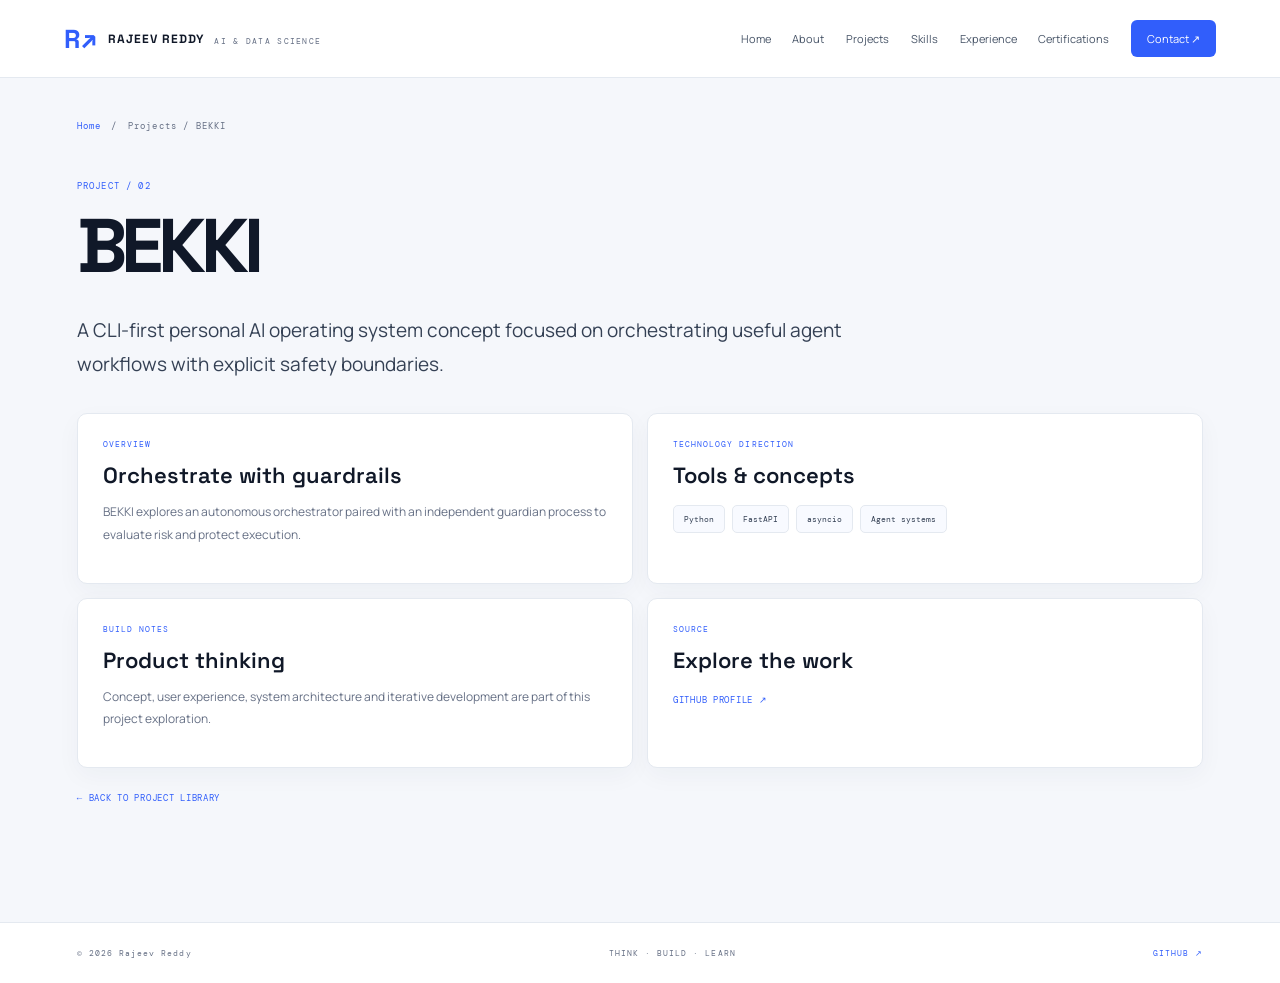
<file: portfolio/projects/bekki.html>
<!doctype html><html lang="en"><head><meta charset="utf-8"><meta name="viewport" content="width=device-width,initial-scale=1"><meta name="theme-color" content="#080b12"><title>BEKKI | Rajeev Reddy</title><link rel="preconnect" href="https://fonts.googleapis.com"><link href="https://fonts.googleapis.com/css2?family=DM+Mono:wght@400;500&family=Manrope:wght@400;500;600;700;800&family=Space+Grotesk:wght@400;500;600;700&display=swap" rel="stylesheet"><link rel="stylesheet" href="/portfolio/modules.css"></head><body><header class="site-header"><a class="brand" href="/portfolio/"><b>R↗</b>RAJEEV REDDY<small>AI & DATA SCIENCE</small></a><button class="nav-toggle" aria-label="Toggle navigation">☰</button><nav class="site-nav"><a href="/portfolio/">Home</a><a href="/portfolio/about.html">About</a><a href="/portfolio/projects/">Projects</a><a href="/portfolio/skills.html">Skills</a><a href="/portfolio/experience.html">Experience</a><a href="/portfolio/certifications.html">Certifications</a><a class="nav-cta" href="/portfolio/contact.html">Contact ↗</a></nav></header><main class="module-wrap"><div class="breadcrumbs"><a href="/portfolio/">Home</a><span>/</span>Projects / BEKKI</div><p class="eyebrow">PROJECT / 02</p><h1 class="page-title">BEKKI</h1><p class="lead">A CLI-first personal AI operating system concept focused on orchestrating useful agent workflows with explicit safety boundaries.</p><div class="content-grid"><article class="content-card"><div class="meta">OVERVIEW</div><h2>Orchestrate with guardrails</h2><p>BEKKI explores an autonomous orchestrator paired with an independent guardian process to evaluate risk and protect execution.</p></article><article class="content-card"><div class="meta">TECHNOLOGY DIRECTION</div><h2>Tools & concepts</h2><div class="tag-row"><span>Python</span><span>FastAPI</span><span>asyncio</span><span>Agent systems</span></div></article><article class="content-card"><div class="meta">BUILD NOTES</div><h2>Product thinking</h2><p>Concept, user experience, system architecture and iterative development are part of this project exploration.</p></article><article class="content-card"><div class="meta">SOURCE</div><h2>Explore the work</h2><a class="detail-link" href="https://github.com/rajeevreddy23" target="_blank" rel="noreferrer">GITHUB PROFILE ↗</a></article></div><p><a class="detail-link" href="/portfolio/projects/">← BACK TO PROJECT LIBRARY</a></p></main><footer class="site-footer"><span>© 2026 Rajeev Reddy</span><span>THINK · BUILD · LEARN</span><a href="https://github.com/rajeevreddy23">GITHUB ↗</a></footer><script src="/portfolio/modules.js"></script></body></html>
</file>
<file: portfolio/modules.css>
:root{color-scheme:light;--bg:#f5f7fb;--paper:#fff;--ink:#101828;--muted:#667085;--line:#e4e9f0;--blue:#315efb;--blue2:#1741c7;--mint:#dff7ef;--mono:"DM Mono",monospace;--display:"Space Grotesk",sans-serif;--body:"Manrope",sans-serif}*{box-sizing:border-box}html{scroll-behavior:smooth;scroll-padding-top:90px}body{margin:0;min-width:320px;background:var(--bg);color:var(--ink);font-family:var(--body);overflow-x:hidden}a{color:inherit;text-decoration:none}button{font:inherit}.site-header{height:78px;padding:0 max(5%,calc((100% - 1240px)/2));display:flex;align-items:center;justify-content:space-between;gap:24px;position:sticky;top:0;background:#ffffffed;border-bottom:1px solid var(--line);z-index:50;backdrop-filter:blur(18px)}.brand{display:flex;align-items:center;gap:10px;white-space:nowrap;font:800 12px var(--display);letter-spacing:.08em}.brand b{font-size:26px;color:var(--blue)}.brand small{display:block;font:8px var(--mono);color:var(--muted);letter-spacing:.16em;margin-top:4px}.site-nav{display:flex;align-items:center;gap:clamp(12px,1.7vw,24px)}.site-nav a{font-size:11px;color:#475467;white-space:nowrap;transition:color .2s}.site-nav a:hover,.site-nav a.active{color:var(--blue)}.site-nav .nav-cta{padding:11px 16px;border-radius:6px;background:var(--blue);color:white}.nav-toggle{display:none;background:white;color:var(--ink);border:1px solid var(--line);border-radius:9px;padding:8px 12px;font-size:20px}.home-wrap,.module-wrap{width:min(1160px,88%);margin-inline:auto}.home-wrap{padding:clamp(55px,8vw,100px) 0 90px}.home-grid{display:grid;grid-template-columns:minmax(0,1.05fr) minmax(300px,.95fr);gap:clamp(28px,5vw,68px);align-items:center}.status,.eyebrow,.breadcrumbs,.module-card>span,.site-footer,.visual-caption,.meta,.project-card .num,.timeline-item .date{font:9px var(--mono);letter-spacing:.13em;color:var(--muted)}.status{color:var(--blue);margin-bottom:38px}.status i{display:inline-block;width:7px;height:7px;border-radius:50%;background:#20b486;margin-right:9px;box-shadow:0 0 0 4px #20b48620}.eyebrow{color:var(--blue);margin:0 0 14px}.home-title,.page-title{font:700 clamp(45px,6vw,76px)/1.04 var(--display);letter-spacing:-.07em;margin:16px 0}.home-title em{font-style:normal;color:var(--blue)}.home-title span{color:#20b486}.home-copy,.body-copy{max-width:590px;color:var(--muted);font-size:13px;line-height:1.95}.actions{display:flex;gap:12px;margin-top:27px}.button{display:inline-flex;align-items:center;justify-content:center;padding:14px 19px;border-radius:6px;font-size:11px;font-weight:800;transition:transform .2s,background .2s}.button:hover{transform:translateY(-2px)}.primary{background:var(--blue);color:white;box-shadow:0 8px 20px #315efb2b}.primary:hover{background:var(--blue2)}.secondary{background:white;border:1px solid var(--line)}.home-meta{display:flex;gap:24px;margin-top:55px;font:8px var(--mono);color:var(--muted)}.hero-visual{height:430px;position:relative;display:grid;place-items:center;border:1px solid #e0e7f2;border-radius:18px;background:radial-gradient(circle at 50% 48%,#dbe7ff 0,#edf2ff 38%,#f9fbff 72%);overflow:hidden;box-shadow:0 24px 70px #233c7310}.hero-visual:before{content:"";position:absolute;inset:0;background-image:linear-gradient(#315efb0b 1px,transparent 1px),linear-gradient(90deg,#315efb0b 1px,transparent 1px);background-size:34px 34px;mask-image:radial-gradient(ellipse at center,#000 20%,transparent 80%)}.orbit{position:absolute;width:min(72%,310px);aspect-ratio:1;border:1px solid #315efb45;border-radius:50%;animation:spin 28s linear infinite}.orbit.two{width:min(92%,390px);height:auto;aspect-ratio:2.05;border-color:#20b48670;transform:rotate(-28deg);animation-direction:reverse}.core{z-index:1;width:clamp(110px,16vw,150px);aspect-ratio:1;border-radius:50%;display:grid;place-content:center;text-align:center;background:linear-gradient(145deg,#fff,#e8efff);border:1px solid #315efb55;box-shadow:0 12px 45px #315efb22}.core b{font:700 clamp(22px,3vw,28px) var(--display);color:var(--ink)}.core small{font:7px var(--mono);color:var(--muted);margin-top:6px}.chip{position:absolute;z-index:2;max-width:46%;padding:11px 13px;background:#ffffffed;border:1px solid #dfe6f2;border-radius:6px;font:clamp(7px,.8vw,9px) var(--mono);letter-spacing:.04em;white-space:nowrap;box-shadow:0 8px 25px #182d5310}.c1{top:16%;left:4%}.c2{right:3%;top:47%}.c3{left:12%;bottom:14%}.visual-caption{position:absolute;bottom:14px;right:14px;font-size:7px}.module-section{padding-top:clamp(70px,9vw,112px)}.section-heading{display:flex;justify-content:space-between;align-items:end;gap:30px;margin-bottom:28px}.section-heading h2{font:600 clamp(32px,4.2vw,48px)/1.08 var(--display);letter-spacing:-.055em;margin:8px 0}.section-heading h2 em{font-style:normal;color:var(--blue)}.section-heading>p{max-width:350px;color:var(--muted);font-size:12px;line-height:1.8}.module-grid{display:grid;grid-template-columns:repeat(3,minmax(0,1fr));gap:14px}.module-card,.content-card,.project-card{min-width:0;padding:25px;background:var(--paper);border:1px solid var(--line);border-radius:10px;box-shadow:0 8px 24px #1c31500a;transition:transform .22s,border-color .22s,box-shadow .22s}.module-card{min-height:165px;display:flex;flex-direction:column}.module-card:hover,.project-card:hover{transform:translateY(-4px);border-color:#b5c6ff;box-shadow:0 16px 35px #1c315014}.module-card b{font:600 clamp(20px,2vw,24px) var(--display);margin-top:25px}.module-card b i{float:right;color:var(--blue);font-style:normal}.module-card small{font-size:11px;line-height:1.6;color:var(--muted);margin-top:8px}.module-card.featured{background:linear-gradient(145deg,#edf2ff,#fff);border-color:#cad6ff}.module-wrap{padding:42px 0 100px;min-height:78vh}.breadcrumbs{display:flex;flex-wrap:wrap;gap:10px;margin-bottom:48px;font-size:9px}.breadcrumbs a,.detail-link{color:var(--blue)}.page-title{margin:12px 0 28px}.lead{max-width:800px;color:#344054;font-size:clamp(16px,2vw,19px);line-height:1.8}.content-grid{display:grid;grid-template-columns:repeat(2,minmax(0,1fr));gap:14px;margin-top:32px}.content-card h2{font:600 22px var(--display);margin:12px 0}.content-card p,.project-card p{font-size:12px;color:var(--muted);line-height:1.85}.meta{color:var(--blue);font-size:8px}.tag-row{display:flex;flex-wrap:wrap;gap:7px;margin-top:16px}.tag-row span{border:1px solid var(--line);border-radius:5px;padding:8px 10px;background:#f8faff;font:8px var(--mono);color:#344054}.project-list{display:grid;grid-template-columns:repeat(2,minmax(0,1fr));gap:15px;margin-top:32px}.project-card{min-height:215px;display:flex;flex-direction:column}.project-card h2{font:600 26px var(--display);margin:24px 0 8px}.project-card p{margin:0 0 18px}.project-card>a,.detail-link{font:9px var(--mono);letter-spacing:.08em;margin-top:auto;padding-top:12px}.project-card>a{color:var(--blue)}.timeline{border-top:1px solid var(--line);margin-top:30px}.timeline-item{display:grid;grid-template-columns:220px minmax(0,1fr);gap:25px;padding:27px 0;border-bottom:1px solid var(--line)}.timeline-item .date{color:var(--blue)}.timeline-item h2{font:600 22px var(--display);margin:0 0 8px}.timeline-item p{color:var(--muted);font-size:12px;line-height:1.8;margin:0}.contact-panel{padding:clamp(24px,5vw,40px);border:1px solid #cbd7ff;border-radius:12px;background:linear-gradient(135deg,#eef2ff,#fff 65%);max-width:780px}.contact-panel h2{font:600 clamp(25px,4vw,34px) var(--display)}.contact-panel a{display:inline-block;margin:10px 20px 0 0;color:var(--blue);font:10px var(--mono)}.site-footer{border-top:1px solid var(--line);padding:25px max(6%,calc((100% - 1160px)/2));display:flex;justify-content:space-between;gap:15px;font-size:8px;background:#fff}.site-footer a{color:var(--blue)}@keyframes spin{to{transform:rotate(360deg)}}@media(max-width:980px){.site-header{padding-inline:5%}.nav-toggle{display:block}.site-nav{display:none;position:absolute;top:77px;left:0;right:0;padding:16px 6% 22px;background:#fff;border-bottom:1px solid var(--line);box-shadow:0 18px 30px #00000012;flex-direction:column;align-items:stretch;gap:0}.site-nav.open{display:flex}.site-nav a{padding:13px 3px;border-bottom:1px solid #edf0f5;font-size:13px}.site-nav .nav-cta{margin-top:12px;text-align:center;border:0}.home-grid{grid-template-columns:minmax(0,1fr) minmax(250px,.85fr);gap:28px}.home-title{font-size:clamp(42px,6vw,62px)}.module-grid{grid-template-columns:repeat(2,minmax(0,1fr))}}@media(max-width:680px){.site-header{height:68px}.site-nav{top:67px}.home-wrap,.module-wrap{width:88%}.home-wrap{padding-top:48px}.home-grid{grid-template-columns:minmax(0,1fr);gap:34px}.home-title{font-size:clamp(43px,11vw,62px);line-height:1.02}.status{font-size:8px;margin-bottom:30px}.home-copy{font-size:13px}.hero-visual{height:300px;width:100%}.module-section{padding-top:68px}.section-heading{display:block}.section-heading>p{margin-top:12px}.module-grid,.project-list,.content-grid{grid-template-columns:minmax(0,1fr)}.module-card{min-height:145px}.module-card b{margin-top:20px}.module-wrap{padding-top:30px}.breadcrumbs{margin-bottom:35px}.page-title{font-size:clamp(42px,11vw,58px)}.lead{font-size:16px}.timeline-item{grid-template-columns:minmax(0,1fr);gap:9px}.site-footer{padding:22px 6%;flex-wrap:wrap}.home-meta{margin-top:35px}.chip{font-size:7px;padding:8px}.c1{left:3%}.c2{right:2%}.c3{left:8%}}@media(max-width:380px){.home-title{font-size:42px}.actions .button{width:100%}.hero-visual{height:260px}.chip{letter-spacing:0}.module-card,.content-card,.project-card{padding:20px}}@media(prefers-reduced-motion:reduce){*,*::before,*::after{scroll-behavior:auto!important;animation-duration:.01ms!important;animation-iteration-count:1!important;transition-duration:.01ms!important}}
</file>
<file: portfolio/reference-intro.css>
/* Reference-inspired cinematic opening */
body.intro-active{overflow:hidden}
.reference-intro{background:radial-gradient(ellipse at 50% 40%,#071d3a 0%,#030b1c 52%,#01040c 100%);font-family:var(--display);isolation:isolate}
.reference-intro:before{content:"";position:absolute;inset:0;background:linear-gradient(90deg,#031024cc,#04142a55 45%,#031024bb),repeating-linear-gradient(0deg,transparent 0 3px,#31b9ff09 4px);z-index:-1}
.ref-city{position:absolute;inset:0;opacity:.55;background:linear-gradient(0deg,#060b1c 0 8%,transparent 45%),repeating-linear-gradient(90deg,transparent 0 6%,#0c5aa822 6.1% 6.25%,transparent 6.4% 12%),linear-gradient(0deg,transparent 45%,#092a56 100%);mask-image:linear-gradient(0deg,#000,transparent 90%)}
.ref-city:after{content:"";position:absolute;inset:25% 0 0;background:repeating-linear-gradient(90deg,transparent 0 38px,#0da5ff24 39px 41px,transparent 42px 75px);filter:drop-shadow(0 0 12px #00baff)}
.ref-stars{position:absolute;inset:0;background-image:radial-gradient(#20bfff 1px,transparent 1.5px),radial-gradient(#9b5cff 1px,transparent 1.5px);background-size:83px 91px,127px 113px;background-position:0 0,33px 45px;opacity:.65;animation:refTwinkle 4s ease-in-out infinite alternate}
.ref-scan{position:absolute;inset:0;background:linear-gradient(transparent 50%,#20bfff08 51%,transparent 52%);background-size:100% 7px;pointer-events:none}
.ref-top{position:absolute;top:4.5%;left:4%;right:4%;display:flex;justify-content:space-between;align-items:center;z-index:8}
.ref-script{font:italic 30px cursive;color:#e1d6ff;text-shadow:0 0 18px #8d5bff}
.ref-online{font:10px var(--mono);padding:12px 17px;border:1px solid #5189d877;border-radius:8px;background:#06152bc9;color:#eaf6ff;box-shadow:0 0 24px #0ba8ff24}
.ref-online i{display:inline-block;width:9px;height:9px;border-radius:50%;background:#14e9b2;box-shadow:0 0 12px #14e9b2;margin-right:9px}.ref-online b{color:#29baff;margin-left:12px}
.glass-panel{position:absolute;z-index:6;width:230px;padding:19px 20px;background:linear-gradient(135deg,#0c2c50c9,#061328d9);border:1px solid #3c9aff9c;border-radius:15px;box-shadow:0 0 25px #087cff24,inset 0 0 25px #3a8aff10;backdrop-filter:blur(14px);color:#eff8ff;animation:refCardFloat 5s ease-in-out infinite}
.ref-left{left:4%;top:27%;transform:perspective(700px) rotateY(13deg) rotateZ(-2deg)}
.ref-right{right:4%;top:27%;transform:perspective(700px) rotateY(-13deg) rotateZ(2deg);animation-delay:-2.3s}
.ref-panel-title{font:600 17px var(--display);border-bottom:1px solid #63aaff33;padding-bottom:13px;margin-bottom:15px}
.glass-panel p{font-size:12px;margin:8px 0;color:#dcecff}
.ref-mini-chart{height:50px;display:flex;align-items:end;gap:6px;border-bottom:1px solid #4b83bd55;margin-top:17px}
.ref-mini-chart i{width:9px;background:linear-gradient(#a45cff,#00d8ff);height:22%;box-shadow:0 0 9px #00bfff}.ref-mini-chart i:nth-child(2){height:36%}.ref-mini-chart i:nth-child(3){height:27%}.ref-mini-chart i:nth-child(4){height:62%}.ref-mini-chart i:nth-child(5){height:45%}.ref-mini-chart i:nth-child(6){height:78%}.ref-mini-chart i:nth-child(7){height:58%}.ref-mini-chart i:nth-child(8){height:92%}.ref-mini-chart i:nth-child(9){height:68%}
.ref-tech-icons{display:grid;grid-template-columns:repeat(3,1fr);gap:13px}.ref-tech-icons b{display:grid;place-items:center;width:43px;height:43px;border-radius:50%;background:#071a32;border:1px solid #1f9bdc;color:#25d9ff;font-size:20px;box-shadow:0 0 14px #087cff28}
.ref-centerpiece{position:absolute;z-index:2;width:min(600px,60vw);height:480px;top:7%;left:50%;transform:translateX(-50%);display:grid;place-items:center}
.ref-ring{position:absolute;border:2px solid transparent;border-top-color:#20dfff;border-bottom-color:#9d40ff;border-radius:50%;box-shadow:0 0 18px #178bff66,inset 0 0 18px #823dff25}
.ref-ring-a{width:430px;height:430px;animation:refSpin 13s linear infinite}.ref-ring-b{width:550px;height:255px;transform:rotate(-22deg);border-top-color:#8d42ff;border-bottom-color:#00dfff;animation:refSpin 17s linear infinite reverse}.ref-ring-c{width:500px;height:350px;transform:rotate(60deg);border-left-color:#22bfff;animation:refSpin 24s linear infinite}
.ref-orbit-light{position:absolute;width:470px;height:130px;border:3px solid #16dfff;border-radius:50%;transform:rotate(-9deg);filter:drop-shadow(0 0 12px #00cfff);animation:refPulse 3s ease-in-out infinite}
.ref-person{position:relative;width:230px;height:350px;top:45px;filter:drop-shadow(0 0 25px #087dff88)}
.ref-head{position:absolute;top:23px;left:80px;width:88px;height:110px;border-radius:44% 48% 42% 42%;background:linear-gradient(90deg,#081322,#182b42 55%,#07101d);border:1px solid #246ca2;z-index:2}
.ref-hair{position:absolute;z-index:3;top:7px;left:77px;width:96px;height:62px;border-radius:55% 45% 30% 20%;background:linear-gradient(135deg,#030812,#182b48 65%,#07101c);transform:rotate(-5deg);box-shadow:inset 10px 0 #152d4a}
.ref-neck{position:absolute;z-index:1;top:112px;left:105px;width:42px;height:48px;background:#101d30}
.ref-hood{position:absolute;top:117px;left:42px;width:165px;height:160px;border-radius:48% 48% 10% 10%;background:linear-gradient(110deg,#050b16,#172941 48%,#050b16);border:2px solid #145b8c;clip-path:polygon(15% 0,85% 0,100% 35%,95% 100%,5% 100%,0 35%)}
.ref-back{position:absolute;top:175px;left:15px;width:200px;height:190px;border-radius:48% 48% 12% 12%;background:linear-gradient(100deg,#050b16,#17283f 50%,#060c18);border:2px solid #164d7a;box-shadow:inset 0 0 40px #1689d522}
.ref-back span{position:absolute;top:53px;left:66px;font:bold 37px var(--mono);color:#00bfff;text-shadow:0 0 17px #00bfff}
.ref-title{position:absolute;z-index:7;left:50%;top:49%;width:100%;transform:translateX(-50%);text-align:center;text-shadow:0 4px 24px #000}
.ref-title h1{font:800 clamp(48px,6.3vw,88px)/1 var(--display);letter-spacing:-.06em;margin:0;color:#f6faff}.ref-title h1 em{font-style:normal;background:linear-gradient(100deg,#bca5ff,#9a44ff 55%,#12d9ff);background-clip:text;color:transparent}
.ref-title>p{font:600 13px var(--mono);letter-spacing:.2em;color:#d6eaff;margin:22px 0 0}.ref-title>p b{color:#00dfff;margin:0 13px}
.ref-tagline{margin:21px auto 0;color:#e2edff;font-size:16px;font-style:italic;letter-spacing:.03em}.ref-tagline em{color:#13dcff}
.ref-laptop{position:absolute;z-index:5;bottom:12%;left:7%;width:250px;height:170px;transform:perspective(500px) rotateY(14deg) rotateX(5deg)}
.ref-laptop-screen{position:absolute;left:12px;top:0;width:190px;height:145px;border:5px solid #263c67;border-radius:8px;background:linear-gradient(140deg,#020817,#071a35);box-shadow:0 0 20px #007dff66;display:grid;place-items:center;transform:skewY(-4deg)}
.ref-laptop-screen span{font:14px/1.9 var(--mono);color:#6aaaff;text-align:center}
.ref-laptop-base{position:absolute;bottom:8px;left:0;width:230px;height:16px;background:linear-gradient(#6b8cae,#17283d);clip-path:polygon(7% 0,87% 0,100% 100%,0 100%);border-radius:3px}
.ref-globe{position:absolute;z-index:5;right:15%;bottom:17%;width:160px;height:180px;display:grid;place-items:center}
.ref-globe-core{width:118px;height:118px;border-radius:50%;display:grid;place-items:center;font-size:50px;color:#a9edff;background:radial-gradient(circle at 35% 30%,#72dfff,#164d91 42%,#06142c 75%);border:1px solid #5ad9ff;box-shadow:0 0 35px #0ebcffaa,inset -15px -15px 35px #010817}
.ref-globe-orbit{position:absolute;width:170px;height:54px;border:2px solid #11dfff;border-radius:50%;transform:rotate(-22deg);filter:drop-shadow(0 0 8px #00cfff);animation:refSpin 8s linear infinite}
.ref-globe-base{position:absolute;bottom:0;width:145px;height:18px;border-radius:50%;background:linear-gradient(90deg,#09142b,#16bfff,#17214b);box-shadow:0 0 20px #0bcaff}
.ref-robot{position:absolute;z-index:5;right:4%;bottom:10%;width:100px;height:140px;animation:refCardFloat 4s ease-in-out infinite}
.ref-robot-head{position:absolute;top:0;left:8px;width:83px;height:72px;border-radius:32px;background:linear-gradient(145deg,#f4faff,#9ab8d4);border:3px solid #506f94;box-shadow:0 0 24px #16caff77;display:grid;place-items:center}.ref-robot-head span{font-size:22px;color:#00bfff}
.ref-robot-body{position:absolute;bottom:0;left:20px;width:60px;height:65px;border-radius:27px 27px 13px 13px;background:linear-gradient(90deg,#9bb4ce,#f1f7ff,#6f91b5);border:2px solid #6b8caf}
.ref-robot-ear{position:absolute;z-index:2;top:22px;left:0;width:12px;height:28px;border-radius:8px;background:#7c9dbf}.ref-plant{position:absolute;left:2%;bottom:18%;font-size:100px;color:#40c9a5;text-shadow:0 0 25px #1cce9b;opacity:.5}
.ref-progress{position:absolute;z-index:8;left:50%;bottom:22%;transform:translateX(-50%);width:min(430px,42vw);height:8px;border-radius:9px;background:#19345c;overflow:hidden;box-shadow:0 0 14px #007dff44}
.ref-progress span{display:block;width:100%;height:100%;border-radius:9px;background:linear-gradient(90deg,#9a36ff,#2c89ff,#00e6ff);box-shadow:0 0 18px #00dfff;animation:refLoad 8.5s linear both}
.ref-progress-label{position:absolute;z-index:8;left:50%;bottom:18.2%;transform:translateX(-50%);font:12px var(--mono);color:#9fdcff;white-space:nowrap}.ref-progress-label b{margin-left:12px;color:white}
.ref-enter{position:absolute;z-index:9;left:50%;bottom:9%;transform:translateX(-50%);padding:15px 30px;gap:30px;border:1px solid #2de5ff;border-radius:8px;background:linear-gradient(100deg,#15164c,#073e69);box-shadow:0 0 24px #00aaff66,0 0 45px #922dff44;font:600 12px var(--mono);letter-spacing:.12em}
.ref-enter:hover{transform:translate(-50%,-4px)}
.ref-bottom{position:absolute;z-index:8;left:4%;right:4%;bottom:3%;display:flex;justify-content:space-between;font:8px var(--mono);letter-spacing:.14em;color:#80a8c8}
@keyframes refSpin{to{rotate:360deg}}@keyframes refPulse{0%,100%{opacity:.65;scale:.98}50%{opacity:1;scale:1.03}}@keyframes refCardFloat{0%,100%{translate:0 0}50%{translate:0 -12px}}@keyframes refTwinkle{to{opacity:.9}}@keyframes refLoad{from{width:0}to{width:100%}}
@media(max-width:760px){.ref-script{font-size:18px}.ref-online{font-size:7px;padding:8px}.glass-panel{width:145px;padding:11px}.ref-panel-title{font-size:12px;padding-bottom:8px;margin-bottom:8px}.glass-panel p{font-size:8px}.ref-mini-chart{height:30px}.ref-tech-icons{gap:6px}.ref-tech-icons b{width:28px;height:28px;font-size:13px}.ref-centerpiece{width:100vw;height:370px;top:13%}.ref-ring-a{width:260px;height:260px}.ref-ring-b{width:340px;height:165px}.ref-ring-c{width:310px;height:230px}.ref-orbit-light{width:300px;height:90px}.ref-person{transform:scale(.72);top:10px}.ref-left{left:2%;top:25%}.ref-right{right:2%;top:26%}.ref-title{top:51%}.ref-title h1{font-size:clamp(42px,10vw,66px)}.ref-title>p{font-size:8px;letter-spacing:.08em;margin-top:14px}.ref-title>p b{margin:0 4px}.ref-tagline{font-size:11px;margin-top:14px}.ref-laptop{left:3%;bottom:15%;transform:scale(.55);transform-origin:bottom left}.ref-globe{right:19%;bottom:16%;transform:scale(.65);transform-origin:bottom center}.ref-robot{right:2%;bottom:11%;transform:scale(.7);transform-origin:bottom right}.ref-plant{font-size:55px;bottom:15%}.ref-progress{bottom:25%;width:52vw;height:5px}.ref-progress-label{bottom:22%;font-size:8px}.ref-enter{bottom:8%;font-size:9px;padding:12px 20px}.ref-bottom{font-size:6px;bottom:2%}}
@media(max-height:700px) and (min-width:761px){.ref-centerpiece{top:-1%;transform:translateX(-50%) scale(.75)}.ref-title{top:48%}.ref-laptop,.ref-globe,.ref-robot{transform:scale(.7)}.ref-progress{bottom:17%}.ref-progress-label{bottom:13%}.ref-enter{bottom:4%}}
@media(prefers-reduced-motion:reduce){.ref-stars,.ref-ring,.ref-orbit-light,.ref-left,.ref-right,.ref-robot,.ref-globe-orbit,.ref-progress span{animation:none}.ref-progress span{width:100%}}
</file>
